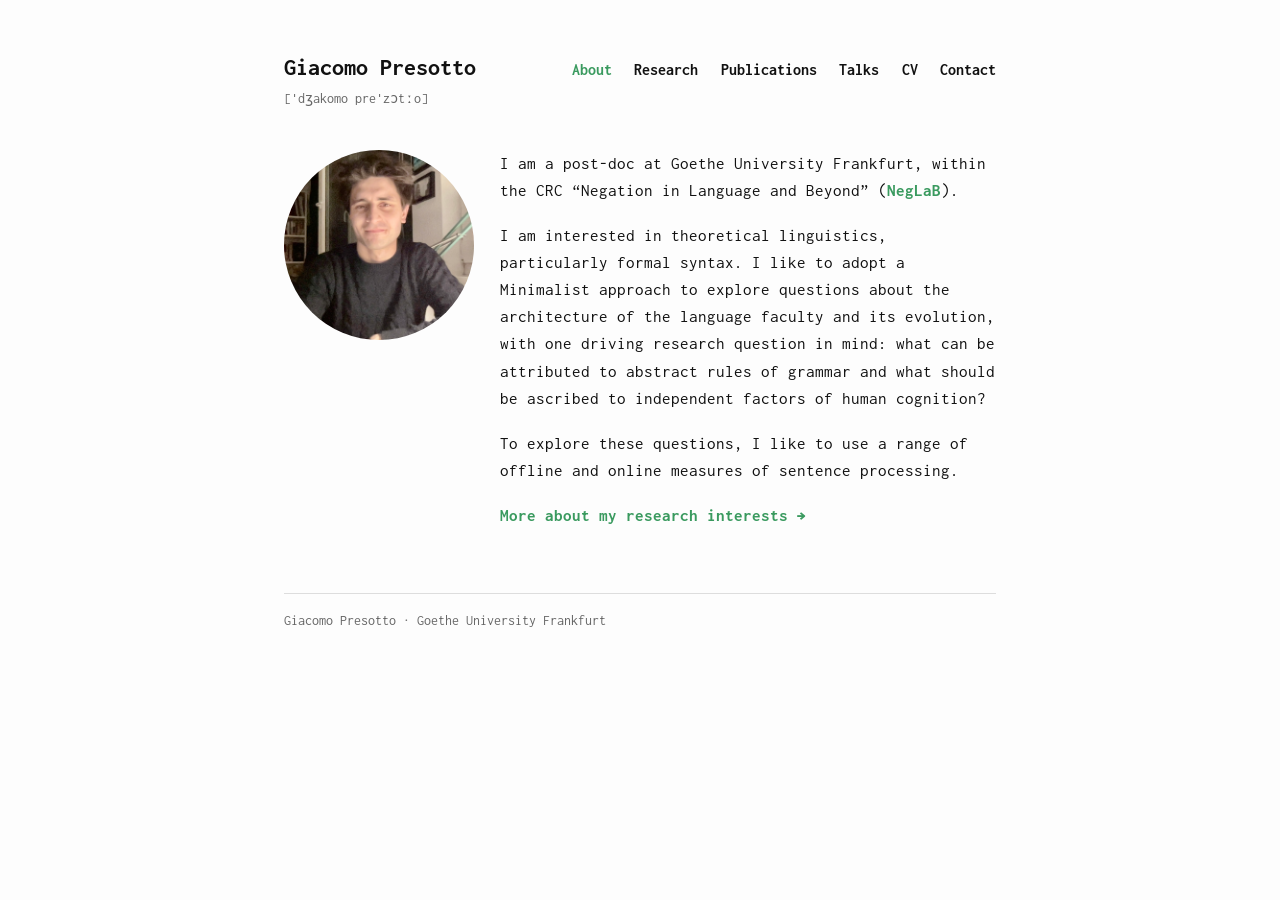
<file: index.html>
<!DOCTYPE html>
<html lang="en">
<head>
<meta charset="UTF-8">
<title>Giacomo Presotto</title>
<meta name="description" content="Giacomo Presotto — postdoctoral researcher in formal syntax at Goethe University Frankfurt. Research on locality, negative concord, and sentence processing.">
<meta name="viewport" content="width=device-width, initial-scale=1">
<link rel="stylesheet" href="style.css?v=5">
<link rel="icon" type="image/png" href="assets/favicon.png">
</head>
<body>
<div class="wrap">

<header class="site-header">
  <div class="title-block">
    <span class="site-title"><a href="index.html">Giacomo Presotto</a></span>
    <p class="ipa">[ˈdʒakomo preˈzɔtːo]</p>
  </div>
  <nav class="site-nav">
    <a href="index.html" class="active">About</a>
    <a href="research.html">Research</a>
    <a href="publications.html">Publications</a>
    <a href="talks.html">Talks</a>
    <a href="cv.html">CV</a>
    <a href="contact.html">Contact</a>
  </nav>
</header>

<main>
  <div class="about-body">
  <img src="assets/photo.jpg" alt="Giacomo Presotto" class="profile-photo">
  <div class="about-text">

  <p>I am a post-doc at Goethe University Frankfurt, within the CRC &ldquo;Negation in Language and Beyond&rdquo; (<a href="https://www.neglab.de/" target="_blank" rel="noopener">NegLaB</a>).</p>

  <p>I am interested in theoretical linguistics, particularly formal syntax. I like to adopt a Minimalist approach to explore questions about the architecture of the language faculty and its evolution, with one driving research question in mind: what can be attributed to abstract rules of grammar and what should be ascribed to independent factors of human cognition?</p>

  <p>To explore these questions, I like to use a range of offline and online measures of sentence processing.</p>

  <p class="research-link"><a href="research.html">More about my <span class="link-tail">research interests &rarr;</span></a></p>
  </div>
  </div>
</main>

<footer class="site-footer">
  <p>Giacomo Presotto &middot; Goethe University Frankfurt</p>
</footer>

</div>
</body>
</html>
</file>
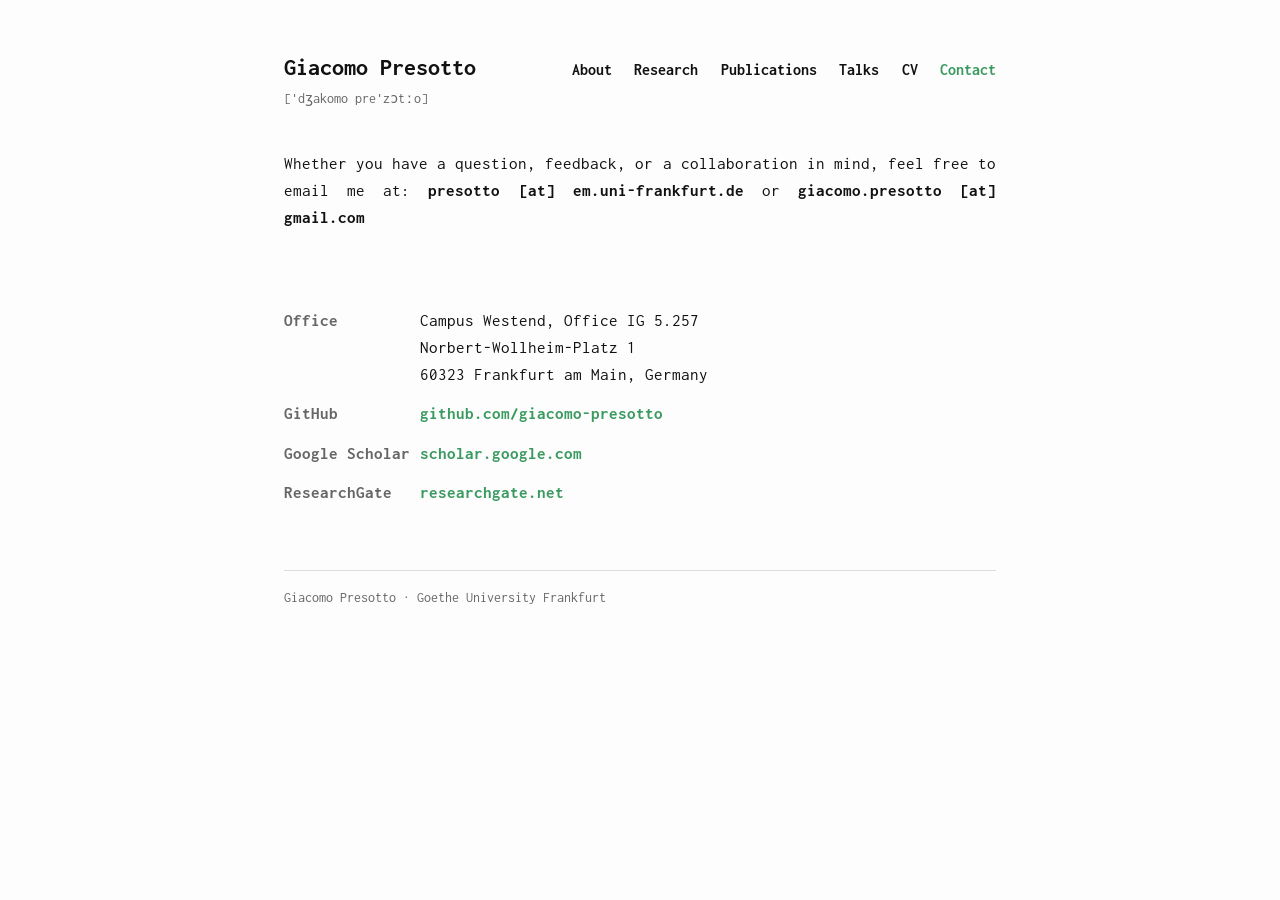
<file: contact.html>
<!DOCTYPE html>
<html lang="en">
<head>
<meta charset="UTF-8">
<title>Contact — Giacomo Presotto</title>
<meta name="description" content="Contact details for Giacomo Presotto, postdoctoral researcher at Goethe University Frankfurt.">
<meta name="viewport" content="width=device-width, initial-scale=1">
<link rel="stylesheet" href="style.css?v=5">
<link rel="icon" type="image/png" href="assets/favicon.png">
</head>
<body>
<div class="wrap">

<header class="site-header">
  <div class="title-block">
    <span class="site-title"><a href="index.html">Giacomo Presotto</a></span>
    <p class="ipa">[ˈdʒakomo preˈzɔtːo]</p>
  </div>
  <nav class="site-nav">
    <a href="index.html">About</a>
    <a href="research.html">Research</a>
    <a href="publications.html">Publications</a>
    <a href="talks.html">Talks</a>
    <a href="cv.html">CV</a>
    <a href="contact.html" class="active">Contact</a>
  </nav>
</header>

<main>
  <p class="contact-intro">Whether you have a question, feedback, or a collaboration in mind, feel free to email me at: <strong class="email">presotto [at] em.uni-frankfurt.de</strong> or <strong class="email">giacomo.presotto [at] gmail.com</strong></p>
  <dl class="contact-list">
    <div class="contact-row">
      <dt>Office</dt>
      <dd>Campus Westend, Office IG 5.257<br>Norbert-Wollheim-Platz 1<br>60323 Frankfurt am Main, Germany</dd>
    </div>
    <div class="contact-row">
      <dt>GitHub</dt>
      <dd><a href="https://github.com/giacomo-presotto" target="_blank" rel="noopener">github.com/giacomo-presotto</a></dd>
    </div>
    <div class="contact-row">
      <dt>Google Scholar</dt>
      <dd><a href="https://scholar.google.com/citations?user=iL3fjtkAAAAJ&hl=en" target="_blank" rel="noopener">scholar.google.com</a></dd>
    </div>
    <div class="contact-row">
      <dt>ResearchGate</dt>
      <dd><a href="https://www.researchgate.net/profile/Giacomo-Presotto" target="_blank" rel="noopener">researchgate.net</a></dd>
    </div>
  </dl>
</main>

<footer class="site-footer">
  <p>Giacomo Presotto &middot; Goethe University Frankfurt</p>
</footer>

</div>
</body>
</html>
</file>
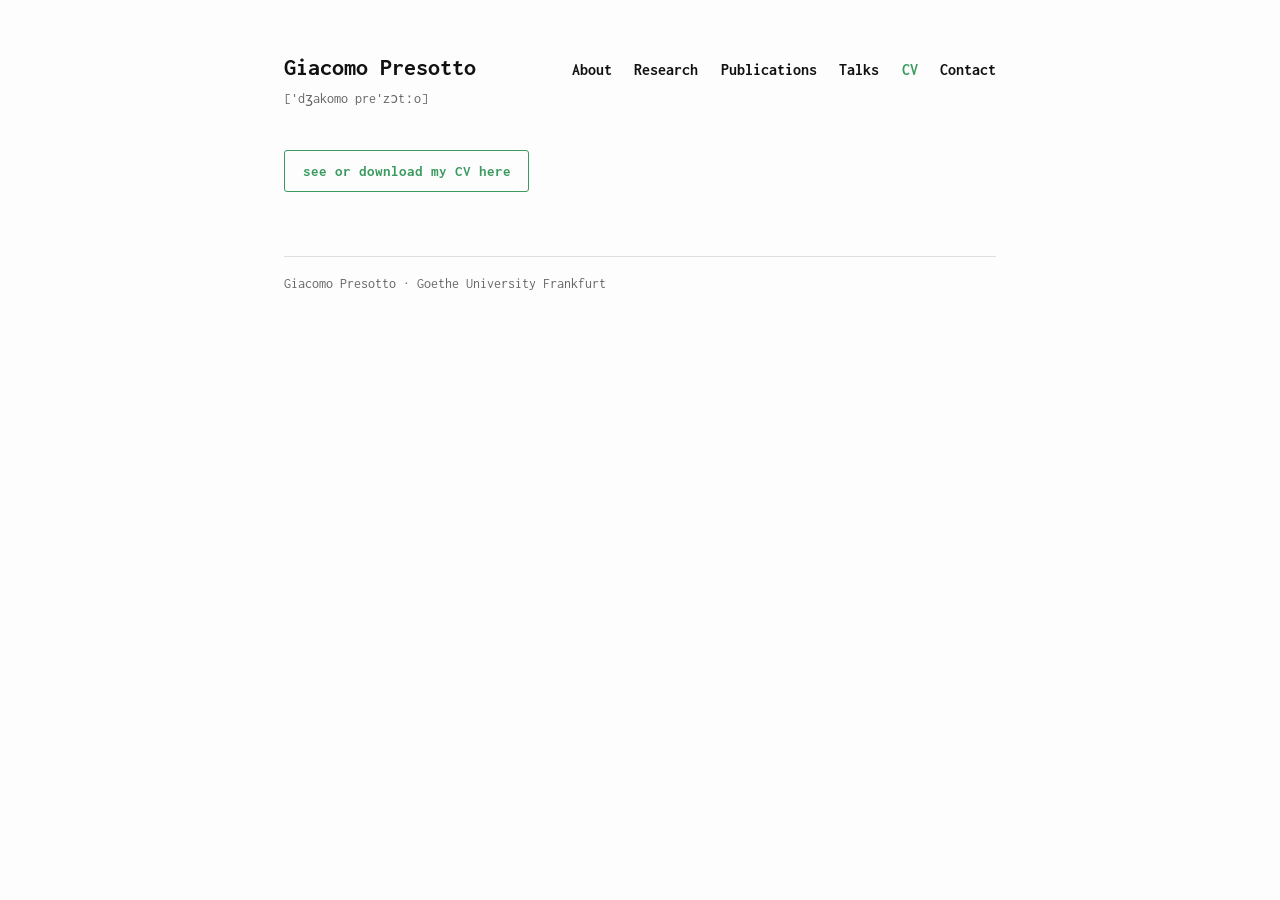
<file: cv.html>
<!DOCTYPE html>
<html lang="en">
<head>
<meta charset="UTF-8">
<title>CV — Giacomo Presotto</title>
<meta name="description" content="Curriculum vitae of Giacomo Presotto, postdoctoral researcher in formal syntax at Goethe University Frankfurt.">
<meta name="viewport" content="width=device-width, initial-scale=1">
<link rel="stylesheet" href="style.css?v=5">
<link rel="icon" type="image/png" href="assets/favicon.png">
</head>
<body>
<div class="wrap">

<header class="site-header">
  <div class="title-block">
    <span class="site-title"><a href="index.html">Giacomo Presotto</a></span>
    <p class="ipa">[ˈdʒakomo preˈzɔtːo]</p>
  </div>
  <nav class="site-nav">
    <a href="index.html">About</a>
    <a href="research.html">Research</a>
    <a href="publications.html">Publications</a>
    <a href="talks.html">Talks</a>
    <a href="cv.html" class="active">CV</a>
    <a href="contact.html">Contact</a>
  </nav>
</header>

<main>
  <p><a class="cv-button" href="assets/cv.pdf" target="_blank" rel="noopener">see or download my CV here</a></p>
</main>

<footer class="site-footer">
  <p>Giacomo Presotto &middot; Goethe University Frankfurt</p>
</footer>

</div>
</body>
</html>
</file>
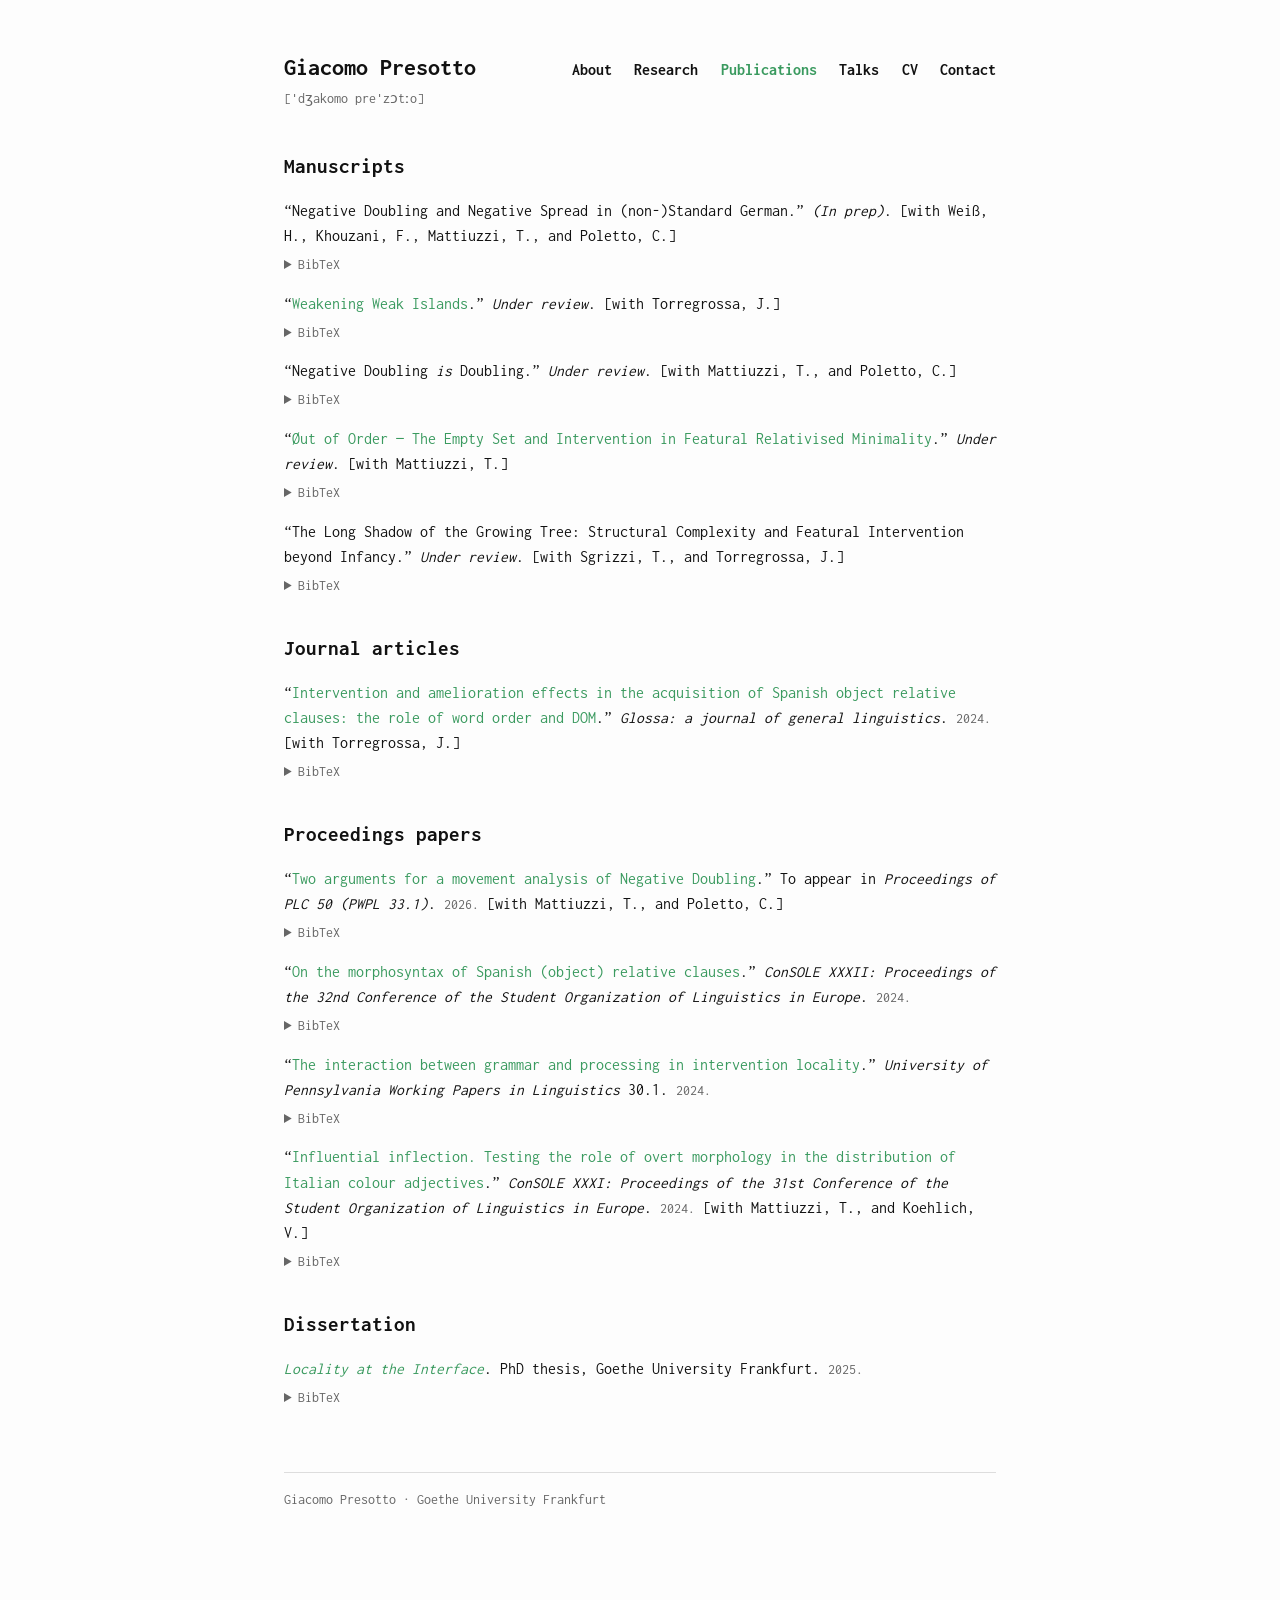
<file: publications.html>
<!DOCTYPE html>
<html lang="en">
<head>
<meta charset="UTF-8">
<title>Publications — Giacomo Presotto</title>
<meta name="description" content="Publications by Giacomo Presotto: journal articles, proceedings papers, and PhD dissertation on formal syntax, locality, and negative concord.">
<meta name="viewport" content="width=device-width, initial-scale=1">
<link rel="stylesheet" href="style.css?v=5">
<link rel="icon" type="image/png" href="assets/favicon.png">
</head>
<body>
<div class="wrap">

<header class="site-header">
  <div class="title-block">
    <span class="site-title"><a href="index.html">Giacomo Presotto</a></span>
    <p class="ipa">[ˈdʒakomo preˈzɔtːo]</p>
  </div>
  <nav class="site-nav">
    <a href="index.html">About</a>
    <a href="research.html">Research</a>
    <a href="publications.html" class="active">Publications</a>
    <a href="talks.html">Talks</a>
    <a href="cv.html">CV</a>
    <a href="contact.html">Contact</a>
  </nav>
</header>

<main>

<h2>Manuscripts</h2>
<ul class="pub-list">

  <li>
    &ldquo;Negative Doubling and Negative Spread in (non-)Standard German.&rdquo; <em>(In prep)</em>. [with Weiß, H., Khouzani, F., Mattiuzzi, T., and Poletto, C.]
    <details class="bibtex">
      <summary>BibTeX</summary>
      <pre>@unpublished{Weißetalinprep,
  title = {Negative Doubling and Negative Spread in (non-)Standard German},
  author = {Weiß, Helmut and Khouzani, Farbod and Presotto, Giacomo and Mattiuzzi, Tommaso and Poletto, Cecilia},
  note = {In preparation}
}</pre>
    </details>
  </li>

  <li>
    &ldquo;<a href="https://ling.auf.net/lingbuzz/010473" target="_blank" rel="noopener">Weakening Weak Islands</a>.&rdquo; <em>Under review</em>. [with Torregrossa, J.]
    <details class="bibtex">
      <summary>BibTeX</summary>
      <pre>@unpublished{PresottoTorregrossa2026,
  title = {Weakening Weak Islands},
  author = {Presotto, Giacomo and Torregrossa, Jacopo},
  year = {2026},
  note = {Manuscript, LingBuzz},
  url = {https://ling.auf.net/lingbuzz/010473}
}</pre>
    </details>
  </li>

  <li>
    &ldquo;Negative Doubling <em>is</em> Doubling.&rdquo; <em>Under review</em>. [with Mattiuzzi, T., and Poletto, C.]
    <details class="bibtex">
      <summary>BibTeX</summary>
      <pre>@unpublished{PresottoMattiuzziPolettoUnderReview,
  title = {Negative Doubling is doubling},
  author = {Presotto, Giacomo and Mattiuzzi, Tommaso and Poletto, Cecilia},
  note = {Under review}
}</pre>
    </details>
  </li>

  <li>
    &ldquo;<a href="https://ling.auf.net/lingbuzz/010163?_s=wrv5S9gM1NsIwXsL&amp;_k=pJ8zfkkzEHB_dmYi" target="_blank" rel="noopener">&Oslash;ut of Order &mdash; The Empty Set and Intervention in Featural Relativised Minimality</a>.&rdquo; <em>Under review</em>. [with Mattiuzzi, T.]
    <details class="bibtex">
      <summary>BibTeX</summary>
      <pre>@unpublished{PresottoMattiuzzi2025,
  title = {{\O}ut of Order -- The Empty Set and Intervention in Featural Relativised Minimality},
  author = {Presotto, Giacomo and Mattiuzzi, Tommaso},
  year = {2025},
  note = {Manuscript, LingBuzz}
}</pre>
    </details>
  </li>
  <li>
    &ldquo;The Long Shadow of the Growing Tree: Structural Complexity and Featural Intervention beyond Infancy.&rdquo; <em>Under review</em>. [with Sgrizzi, T., and Torregrossa, J.]
    <details class="bibtex">
      <summary>BibTeX</summary>
      <pre>@unpublished{SgrizziPresottoTorregrossaUnderReview,
  title = {The Long Shadow of the Growing Tree: Structural Complexity and Featural Intervention beyond Infancy},
  author = {Sgrizzi, Tommaso and Presotto, Giacomo and Torregrossa, Jacopo},
  note = {Under review}
}</pre>
    </details>
  </li>
</ul>

<h2>Journal articles</h2>
<ul class="pub-list">
  <li>
    &ldquo;<a href="https://www.glossa-journal.org/article/id/11254/" target="_blank" rel="noopener">Intervention and amelioration effects in the acquisition of Spanish object relative clauses: the role of word order and DOM</a>.&rdquo; <em>Glossa: a journal of general linguistics</em>. <span class="pub-year">2024.</span> [with Torregrossa, J.]
    <details class="bibtex">
      <summary>BibTeX</summary>
      <pre>@article{PresottoTorregrossa2024,
  title = {Intervention and amelioration effects in the acquisition of Spanish object relative clauses: the role of word order and DOM},
  author = {Presotto, Giacomo and Torregrossa, Jacopo},
  year = {2024},
  journal = {Glossa: a journal of general linguistics}
}</pre>
    </details>
  </li>
</ul>

<h2>Proceedings papers</h2>
<ul class="pub-list">
  <li>
    &ldquo;<a href="https://ling.auf.net/lingbuzz/010212" target="_blank" rel="noopener">Two arguments for a movement analysis of Negative Doubling</a>.&rdquo; To appear in <em>Proceedings of PLC 50 (PWPL 33.1)</em>. <span class="pub-year">2026.</span> [with Mattiuzzi, T., and Poletto, C.]
    <details class="bibtex">
      <summary>BibTeX</summary>
      <pre>@unpublished{MattiuzziPresottoPoletto2026,
  title = {Two arguments for a movement analysis of Negative Doubling},
  author = {Mattiuzzi, Tommaso and Presotto, Giacomo and Poletto, Cecilia},
  year = {2026},
  note = {Manuscript, LingBuzz},
  url = {https://ling.auf.net/lingbuzz/010212}
}</pre>
    </details>
  </li>
  <li>
    &ldquo;<a href="https://ling.auf.net/lingbuzz/008686" target="_blank" rel="noopener">On the morphosyntax of Spanish (object) relative clauses</a>.&rdquo; <em>ConSOLE XXXII: Proceedings of the 32nd Conference of the Student Organization of Linguistics in Europe</em>. <span class="pub-year">2024.</span>
    <details class="bibtex">
      <summary>BibTeX</summary>
      <pre>@article{Presotto2024console,
  title = {On the morphosyntax of Spanish (object) relative clauses},
  author = {Presotto, Giacomo},
  year = {2024},
  journal = {ConSOLE XXXII: Proceedings of the 32nd Conference of the Student Organization of Linguistics in Europe}
}</pre>
    </details>
  </li>
  <li>
    &ldquo;<a href="https://ling.auf.net/lingbuzz/007702" target="_blank" rel="noopener">The interaction between grammar and processing in intervention locality</a>.&rdquo; <em>University of Pennsylvania Working Papers in Linguistics</em> 30.1. <span class="pub-year">2024.</span>
    <details class="bibtex">
      <summary>BibTeX</summary>
      <pre>@article{Presotto2024penn,
  title = {The interaction between grammar and processing in intervention locality},
  author = {Presotto, Giacomo},
  year = {2024},
  journal = {University of Pennsylvania Working Papers in Linguistics},
  volume = {30.1}
}</pre>
    </details>
  </li>
  <li>
    &ldquo;<a href="https://www.researchgate.net/publication/377872476_Influential_inflection_Testing_the_role_of_overt_morphology_in_the_distribution_of_Italian_colour_adjectives" target="_blank" rel="noopener">Influential inflection. Testing the role of overt morphology in the distribution of Italian colour adjectives</a>.&rdquo; <em>ConSOLE XXXI: Proceedings of the 31st Conference of the Student Organization of Linguistics in Europe</em>. <span class="pub-year">2024.</span> [with Mattiuzzi, T., and Koehlich, V.]
    <details class="bibtex">
      <summary>BibTeX</summary>
      <pre>@article{MattiuzziPresottoKoehlich2024,
  title = {Influential inflection. Testing the role of overt morphology in the distribution of Italian colour adjectives},
  author = {Mattiuzzi, Tommaso and Presotto, Giacomo and Koehlich, Viktor},
  year = {2024},
  journal = {ConSOLE XXXI: Proceedings of the 31st Conference of the Student Organization of Linguistics in Europe}
}</pre>
    </details>
  </li>
</ul>

<h2>Dissertation</h2>
<ul class="pub-list">
  <li>
    <em><a href="https://ling.auf.net/lingbuzz/010206?_s=rOSSIpiIGuD2dty6&amp;_k=FTyq3sd_fEkFzCm7" target="_blank" rel="noopener">Locality at the Interface</a></em>. PhD thesis, Goethe University Frankfurt. <span class="pub-year">2025.</span>
    <details class="bibtex">
      <summary>BibTeX</summary>
      <pre>@phdthesis{Presotto2025,
  title = {Locality at the Interface},
  author = {Presotto, Giacomo},
  year = {2025},
  school = {Goethe University Frankfurt},
  url = {https://ling.auf.net/lingbuzz/010206}
}</pre>
    </details>
  </li>
</ul>

</main>

<footer class="site-footer">
  <p>Giacomo Presotto &middot; Goethe University Frankfurt</p>
</footer>

</div>
</body>
</html>
</file>
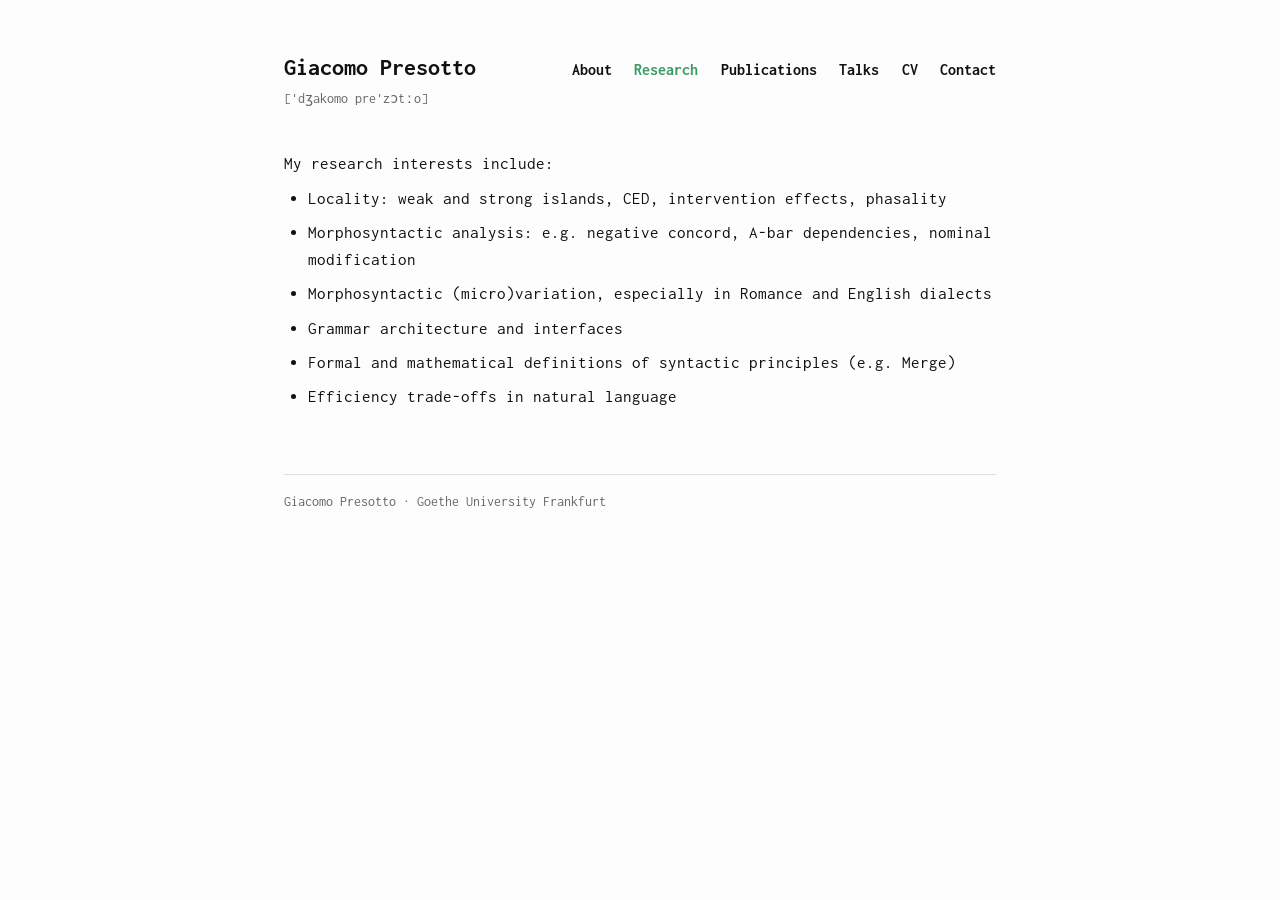
<file: research.html>
<!DOCTYPE html>
<html lang="en">
<head>
<meta charset="UTF-8">
<title>Research — Giacomo Presotto</title>
<meta name="description" content="Research interests of Giacomo Presotto in formal syntax, syntactic locality, morphosyntax, grammar architecture, Merge, and language efficiency.">
<meta name="viewport" content="width=device-width, initial-scale=1">
<link rel="stylesheet" href="style.css?v=5">
<link rel="icon" type="image/png" href="assets/favicon.png">
</head>
<body>
<div class="wrap">

<header class="site-header">
  <div class="title-block">
    <span class="site-title"><a href="index.html">Giacomo Presotto</a></span>
    <p class="ipa">[ˈdʒakomo preˈzɔtːo]</p>
  </div>
  <nav class="site-nav">
    <a href="index.html">About</a>
    <a href="research.html" class="active">Research</a>
    <a href="publications.html">Publications</a>
    <a href="talks.html">Talks</a>
    <a href="cv.html">CV</a>
    <a href="contact.html">Contact</a>
  </nav>
</header>

<main>
  <p class="research-intro">My research interests include:</p>
  <ul class="research-list">
    <li>Locality: weak and strong islands, CED, intervention effects, phasality</li>
    <li>Morphosyntactic analysis: e.g. negative concord, A-bar dependencies, nominal modification</li>
    <li>Morphosyntactic (micro)variation, especially in Romance and English dialects</li>
    <li>Grammar architecture and interfaces</li>
    <li>Formal and mathematical definitions of syntactic principles (e.g. Merge)</li>
    <li>Efficiency trade-offs in natural language</li>
  </ul>
</main>

<footer class="site-footer">
  <p>Giacomo Presotto &middot; Goethe University Frankfurt</p>
</footer>

</div>
</body>
</html>
</file>
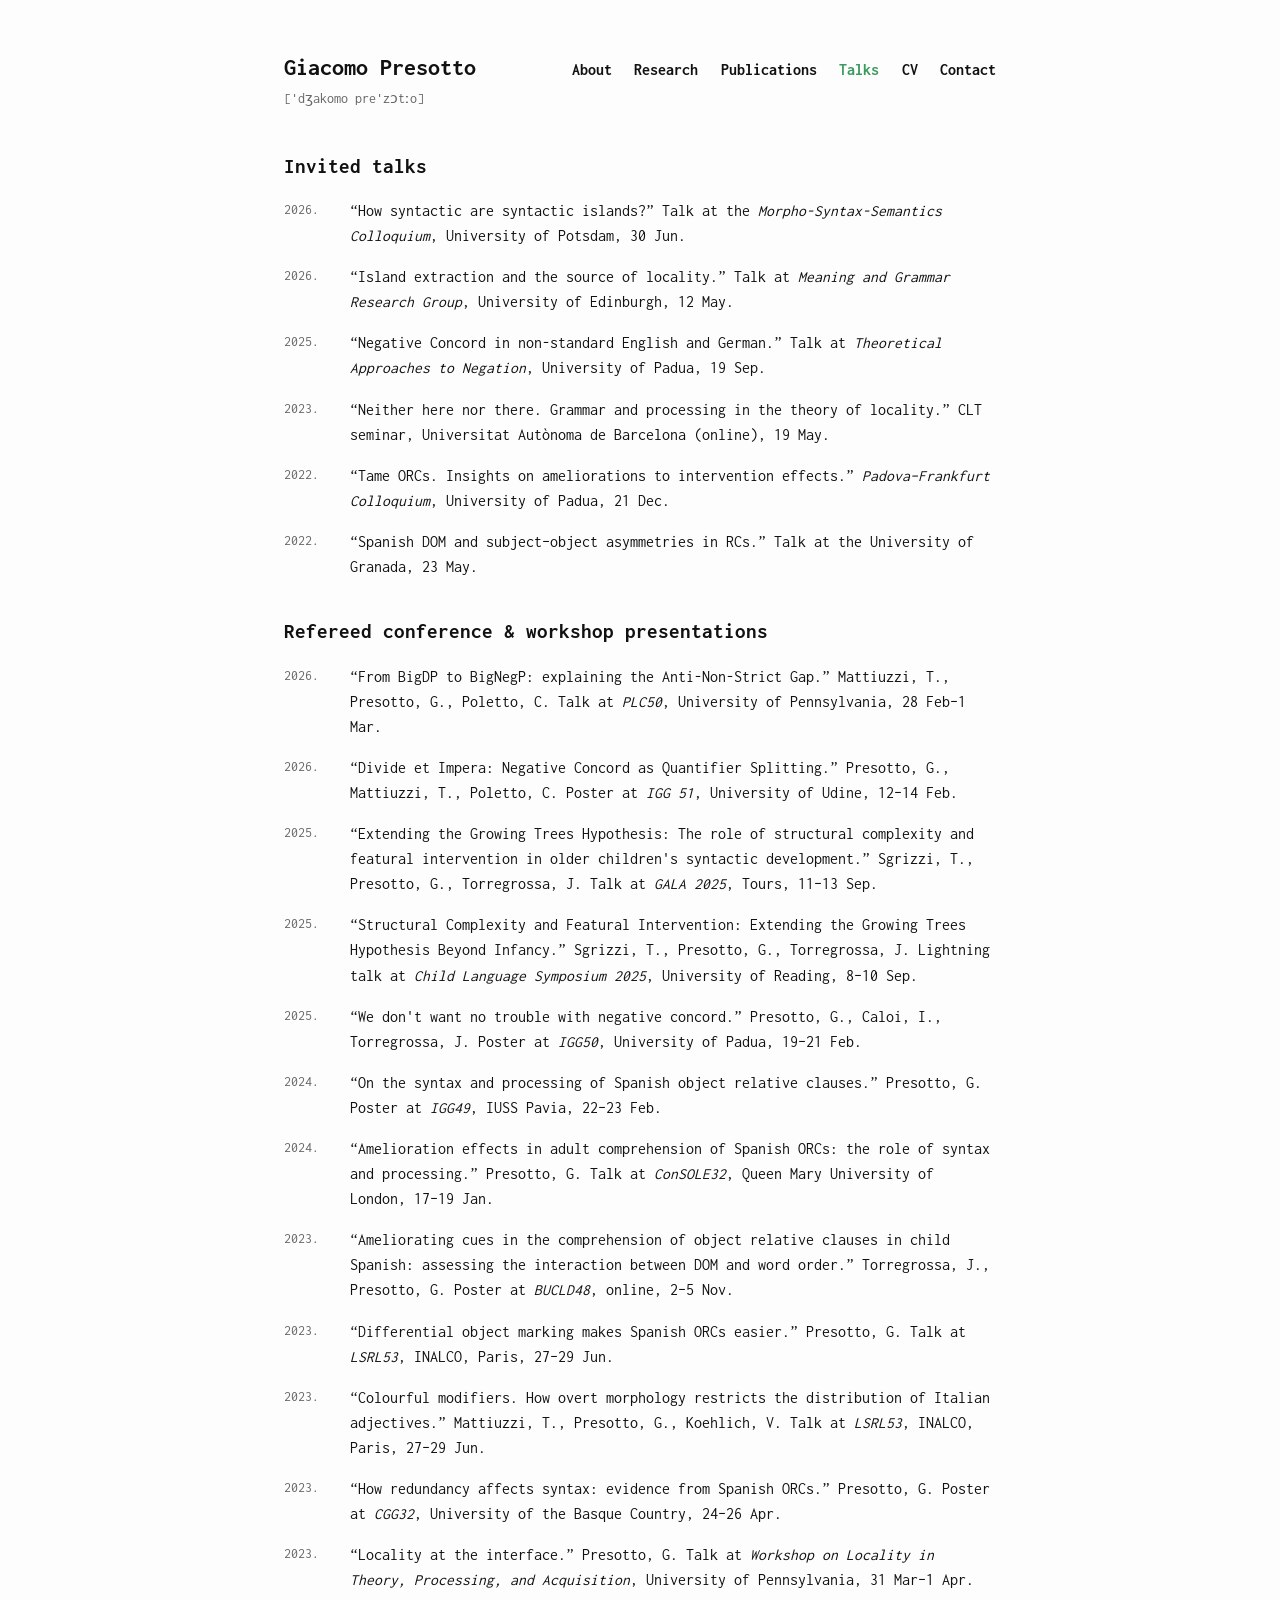
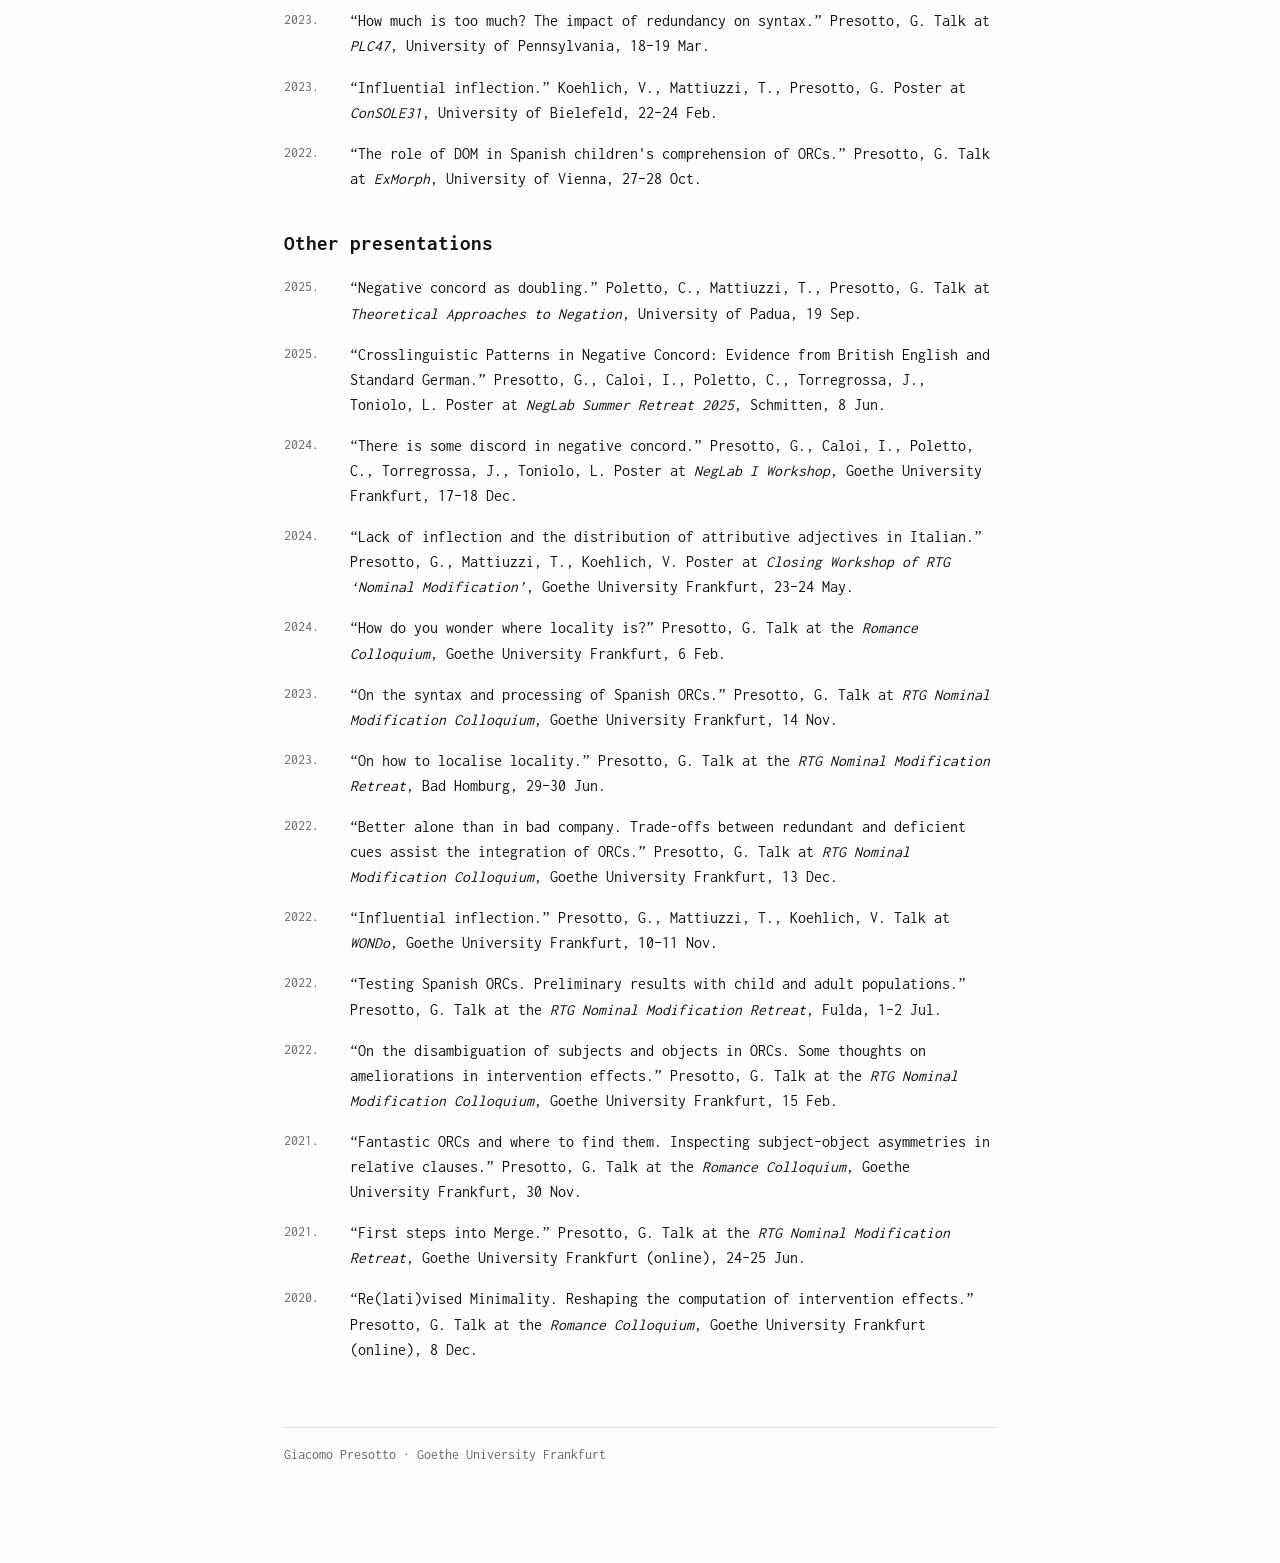
<file: talks.html>
<!DOCTYPE html>
<html lang="en">
<head>
<meta charset="UTF-8">
<title>Talks &amp; Presentations — Giacomo Presotto</title>
<meta name="description" content="Talks and conference presentations by Giacomo Presotto on formal syntax, locality, and negative concord.">
<meta name="viewport" content="width=device-width, initial-scale=1">
<link rel="stylesheet" href="style.css?v=5">
<link rel="icon" type="image/png" href="assets/favicon.png">
</head>
<body>
<div class="wrap">

<header class="site-header">
  <div class="title-block">
    <span class="site-title"><a href="index.html">Giacomo Presotto</a></span>
    <p class="ipa">[ˈdʒakomo preˈzɔtːo]</p>
  </div>
  <nav class="site-nav">
    <a href="index.html">About</a>
    <a href="research.html">Research</a>
    <a href="publications.html">Publications</a>
    <a href="talks.html" class="active">Talks</a>
    <a href="cv.html">CV</a>
    <a href="contact.html">Contact</a>
  </nav>
</header>

<main>

<h2>Invited talks</h2>
<ul class="pub-list talks-list">
  <li><span class="pub-year talk-year">2026.</span><span class="talk-entry">&ldquo;How syntactic are syntactic islands?&rdquo; Talk at the <em>Morpho-Syntax-Semantics Colloquium</em>, University of Potsdam, 30 Jun.</span></li>
  <li><span class="pub-year talk-year">2026.</span><span class="talk-entry">&ldquo;Island extraction and the source of locality.&rdquo; Talk at <em>Meaning and Grammar Research Group</em>, University of Edinburgh, 12 May.</span></li>
  <li><span class="pub-year talk-year">2025.</span><span class="talk-entry">&ldquo;Negative Concord in non-standard English and German.&rdquo; Talk at <em>Theoretical Approaches to Negation</em>, University of Padua, 19 Sep.</span></li>
  <li><span class="pub-year talk-year">2023.</span><span class="talk-entry">&ldquo;Neither here nor there. Grammar and processing in the theory of locality.&rdquo; CLT seminar, Universitat Aut&ograve;noma de Barcelona (online), 19 May.</span></li>
  <li><span class="pub-year talk-year">2022.</span><span class="talk-entry">&ldquo;Tame ORCs. Insights on ameliorations to intervention effects.&rdquo; <em>Padova&ndash;Frankfurt Colloquium</em>, University of Padua, 21 Dec.</span></li>
  <li><span class="pub-year talk-year">2022.</span><span class="talk-entry">&ldquo;Spanish DOM and subject&ndash;object asymmetries in RCs.&rdquo; Talk at the University of Granada, 23 May.</span></li>
</ul>

<h2>Refereed conference &amp; workshop presentations</h2>
<ul class="pub-list talks-list">
  <li><span class="pub-year talk-year">2026.</span><span class="talk-entry">&ldquo;From BigDP to BigNegP: explaining the Anti-Non-Strict Gap.&rdquo; Mattiuzzi, T., Presotto, G., Poletto, C. Talk at <em>PLC50</em>, University of Pennsylvania, 28 Feb&ndash;1 Mar.</span></li>
  <li><span class="pub-year talk-year">2026.</span><span class="talk-entry">&ldquo;Divide et Impera: Negative Concord as Quantifier Splitting.&rdquo; Presotto, G., Mattiuzzi, T., Poletto, C. Poster at <em>IGG 51</em>, University of Udine, 12&ndash;14 Feb.</span></li>
  <li><span class="pub-year talk-year">2025.</span><span class="talk-entry">&ldquo;Extending the Growing Trees Hypothesis: The role of structural complexity and featural intervention in older children's syntactic development.&rdquo; Sgrizzi, T., Presotto, G., Torregrossa, J. Talk at <em>GALA 2025</em>, Tours, 11&ndash;13 Sep.</span></li>
  <li><span class="pub-year talk-year">2025.</span><span class="talk-entry">&ldquo;Structural Complexity and Featural Intervention: Extending the Growing Trees Hypothesis Beyond Infancy.&rdquo; Sgrizzi, T., Presotto, G., Torregrossa, J. Lightning talk at <em>Child Language Symposium 2025</em>, University of Reading, 8&ndash;10 Sep.</span></li>
  <li><span class="pub-year talk-year">2025.</span><span class="talk-entry">&ldquo;We don't want no trouble with negative concord.&rdquo; Presotto, G., Caloi, I., Torregrossa, J. Poster at <em>IGG50</em>, University of Padua, 19&ndash;21 Feb.</span></li>
  <li><span class="pub-year talk-year">2024.</span><span class="talk-entry">&ldquo;On the syntax and processing of Spanish object relative clauses.&rdquo; Presotto, G. Poster at <em>IGG49</em>, IUSS Pavia, 22&ndash;23 Feb.</span></li>
  <li><span class="pub-year talk-year">2024.</span><span class="talk-entry">&ldquo;Amelioration effects in adult comprehension of Spanish ORCs: the role of syntax and processing.&rdquo; Presotto, G. Talk at <em>ConSOLE32</em>, Queen Mary University of London, 17&ndash;19 Jan.</span></li>
  <li><span class="pub-year talk-year">2023.</span><span class="talk-entry">&ldquo;Ameliorating cues in the comprehension of object relative clauses in child Spanish: assessing the interaction between DOM and word order.&rdquo; Torregrossa, J., Presotto, G. Poster at <em>BUCLD48</em>, online, 2&ndash;5 Nov.</span></li>
  <li><span class="pub-year talk-year">2023.</span><span class="talk-entry">&ldquo;Differential object marking makes Spanish ORCs easier.&rdquo; Presotto, G. Talk at <em>LSRL53</em>, INALCO, Paris, 27&ndash;29 Jun.</span></li>
  <li><span class="pub-year talk-year">2023.</span><span class="talk-entry">&ldquo;Colourful modifiers. How overt morphology restricts the distribution of Italian adjectives.&rdquo; Mattiuzzi, T., Presotto, G., Koehlich, V. Talk at <em>LSRL53</em>, INALCO, Paris, 27&ndash;29 Jun.</span></li>
  <li><span class="pub-year talk-year">2023.</span><span class="talk-entry">&ldquo;How redundancy affects syntax: evidence from Spanish ORCs.&rdquo; Presotto, G. Poster at <em>CGG32</em>, University of the Basque Country, 24&ndash;26 Apr.</span></li>
  <li><span class="pub-year talk-year">2023.</span><span class="talk-entry">&ldquo;Locality at the interface.&rdquo; Presotto, G. Talk at <em>Workshop on Locality in Theory, Processing, and Acquisition</em>, University of Pennsylvania, 31 Mar&ndash;1 Apr.</span></li>
  <li><span class="pub-year talk-year">2023.</span><span class="talk-entry">&ldquo;How much is too much? The impact of redundancy on syntax.&rdquo; Presotto, G. Talk at <em>PLC47</em>, University of Pennsylvania, 18&ndash;19 Mar.</span></li>
  <li><span class="pub-year talk-year">2023.</span><span class="talk-entry">&ldquo;Influential inflection.&rdquo; Koehlich, V., Mattiuzzi, T., Presotto, G. Poster at <em>ConSOLE31</em>, University of Bielefeld, 22&ndash;24 Feb.</span></li>
  <li><span class="pub-year talk-year">2022.</span><span class="talk-entry">&ldquo;The role of DOM in Spanish children's comprehension of ORCs.&rdquo; Presotto, G. Talk at <em>ExMorph</em>, University of Vienna, 27&ndash;28 Oct.</span></li>
</ul>

<h2>Other presentations</h2>
<ul class="pub-list talks-list">
  <li><span class="pub-year talk-year">2025.</span><span class="talk-entry">&ldquo;Negative concord as doubling.&rdquo; Poletto, C., Mattiuzzi, T., Presotto, G. Talk at <em>Theoretical Approaches to Negation</em>, University of Padua, 19 Sep.</span></li>
  <li><span class="pub-year talk-year">2025.</span><span class="talk-entry">&ldquo;Crosslinguistic Patterns in Negative Concord: Evidence from British English and Standard German.&rdquo; Presotto, G., Caloi, I., Poletto, C., Torregrossa, J., Toniolo, L. Poster at <em>NegLab Summer Retreat 2025</em>, Schmitten, 8 Jun.</span></li>
  <li><span class="pub-year talk-year">2024.</span><span class="talk-entry">&ldquo;There is some discord in negative concord.&rdquo; Presotto, G., Caloi, I., Poletto, C., Torregrossa, J., Toniolo, L. Poster at <em>NegLab I Workshop</em>, Goethe University Frankfurt, 17&ndash;18 Dec.</span></li>
  <li><span class="pub-year talk-year">2024.</span><span class="talk-entry">&ldquo;Lack of inflection and the distribution of attributive adjectives in Italian.&rdquo; Presotto, G., Mattiuzzi, T., Koehlich, V. Poster at <em>Closing Workshop of RTG &lsquo;Nominal Modification&rsquo;</em>, Goethe University Frankfurt, 23&ndash;24 May.</span></li>
  <li><span class="pub-year talk-year">2024.</span><span class="talk-entry">&ldquo;How do you wonder where locality is?&rdquo; Presotto, G. Talk at the <em>Romance Colloquium</em>, Goethe University Frankfurt, 6 Feb.</span></li>
  <li><span class="pub-year talk-year">2023.</span><span class="talk-entry">&ldquo;On the syntax and processing of Spanish ORCs.&rdquo; Presotto, G. Talk at <em>RTG Nominal Modification Colloquium</em>, Goethe University Frankfurt, 14 Nov.</span></li>
  <li><span class="pub-year talk-year">2023.</span><span class="talk-entry">&ldquo;On how to localise locality.&rdquo; Presotto, G. Talk at the <em>RTG Nominal Modification Retreat</em>, Bad Homburg, 29&ndash;30 Jun.</span></li>
  <li><span class="pub-year talk-year">2022.</span><span class="talk-entry">&ldquo;Better alone than in bad company. Trade-offs between redundant and deficient cues assist the integration of ORCs.&rdquo; Presotto, G. Talk at <em>RTG Nominal Modification Colloquium</em>, Goethe University Frankfurt, 13 Dec.</span></li>
  <li><span class="pub-year talk-year">2022.</span><span class="talk-entry">&ldquo;Influential inflection.&rdquo; Presotto, G., Mattiuzzi, T., Koehlich, V. Talk at <em>WONDo</em>, Goethe University Frankfurt, 10&ndash;11 Nov.</span></li>
  <li><span class="pub-year talk-year">2022.</span><span class="talk-entry">&ldquo;Testing Spanish ORCs. Preliminary results with child and adult populations.&rdquo; Presotto, G. Talk at the <em>RTG Nominal Modification Retreat</em>, Fulda, 1&ndash;2 Jul.</span></li>
  <li><span class="pub-year talk-year">2022.</span><span class="talk-entry">&ldquo;On the disambiguation of subjects and objects in ORCs. Some thoughts on ameliorations in intervention effects.&rdquo; Presotto, G. Talk at the <em>RTG Nominal Modification Colloquium</em>, Goethe University Frankfurt, 15 Feb.</span></li>
  <li><span class="pub-year talk-year">2021.</span><span class="talk-entry">&ldquo;Fantastic ORCs and where to find them. Inspecting subject&ndash;object asymmetries in relative clauses.&rdquo; Presotto, G. Talk at the <em>Romance Colloquium</em>, Goethe University Frankfurt, 30 Nov.</span></li>
  <li><span class="pub-year talk-year">2021.</span><span class="talk-entry">&ldquo;First steps into Merge.&rdquo; Presotto, G. Talk at the <em>RTG Nominal Modification Retreat</em>, Goethe University Frankfurt (online), 24&ndash;25 Jun.</span></li>
  <li><span class="pub-year talk-year">2020.</span><span class="talk-entry">&ldquo;Re(lati)vised Minimality. Reshaping the computation of intervention effects.&rdquo; Presotto, G. Talk at the <em>Romance Colloquium</em>, Goethe University Frankfurt (online), 8 Dec.</span></li>
</ul>

</main>

<footer class="site-footer">
  <p>Giacomo Presotto &middot; Goethe University Frankfurt</p>
</footer>

</div>
</body>
</html>
</file>
<file: style.css>
/* Academic site — Inconsolata monospace style, inspired by stanislaozompi.net */

@import url('https://fonts.googleapis.com/css2?family=Inconsolata:wght@400;600;700&display=swap');

:root {
  --max-width: 760px;
  --text: #111;
  --muted: #666;
  --accent: #3a9a5f;
  --border: #ddd;
  --bg: #fdfdfd;
}

* { box-sizing: border-box; }

body {
  margin: 0;
  font-family: 'Inconsolata', 'Courier New', monospace;
  color: var(--text);
  background: var(--bg);
  line-height: 1.6;
  font-size: 17px;
}

.wrap {
  max-width: var(--max-width);
  margin: 0 auto;
  padding: 3rem 1.5rem 5rem;
}

header.site-header {
  display: flex;
  justify-content: space-between;
  align-items: baseline;
  flex-wrap: wrap;
  gap: 0.8rem;
  margin-bottom: 2.5rem;
}

header.site-header .site-title {
  font-size: 1.5rem;
  font-weight: 700;
}

header.site-header .site-title a {
  color: var(--text);
  text-decoration: none;
}

.title-block {
  display: flex;
  flex-direction: column;
  gap: 0.1rem;
}

.ipa {
  color: var(--muted);
  font-size: 0.85rem;
  margin: 0;
}

nav.site-nav {
  display: flex;
  gap: 1.4rem;
  font-size: 0.98rem;
}

nav.site-nav a {
  color: var(--text);
  text-decoration: none;
}

nav.site-nav a:hover,
nav.site-nav a.active {
  color: var(--accent);
}

.subtitle {
  color: var(--muted);
  font-size: 0.98rem;
  margin: 0 0 1.2rem 0;
  width: 100%;
}

h1.page-title {
  font-size: 2.2rem;
  font-weight: 700;
  margin: 0 0 1.6rem 0;
}

h2 {
  font-size: 1.3rem;
  font-weight: 700;
  margin: 2.2rem 0 1rem 0;
}

h3 {
  font-size: 1.05rem;
  font-weight: 700;
  margin: 1.6rem 0 0.6rem 0;
}

p {
  margin: 0 0 1.1rem 0;
  text-align: justify;
}

.profile-photo {
  width: 190px;
  height: 190px;
  border-radius: 50%;
  object-fit: cover;
  flex-shrink: 0;
}

.about-body {
  display: flex;
  align-items: flex-start;
  gap: 1.6rem;
}

.about-text {
  flex: 1;
  min-width: 0;
}

.about-text p {
  text-align: left;
}

.research-link {
  margin-top: 0.2rem;
  margin-bottom: 0;
}

.research-link .link-tail {
  white-space: nowrap;
}

.research-intro {
  margin-bottom: 0.5rem;
  text-align: left;
}

.research-list {
  margin: 0;
  padding-left: 1.5rem;
}

.research-list li {
  margin-bottom: 7px;
}

.research-list li:last-child {
  margin-bottom: 0;
}

a {
  color: var(--accent);
  text-decoration: none;
  font-weight: 700;
}

.pub-list a {
  font-weight: 400;
}

a:hover { text-decoration: underline; }

ul.pub-list {
  list-style: none;
  margin: 0 0 1rem 0;
  padding: 0;
}

ul.pub-list li {
  margin-bottom: 1rem;
  font-size: 0.98rem;
  text-align: left;
}

.pub-year {
  color: var(--muted);
  font-size: 0.9em;
}

ul.talks-list li {
  display: grid;
  grid-template-columns: 3.4rem minmax(0, 1fr);
  column-gap: 0.75rem;
  align-items: start;
}

.talk-year {
  display: block;
  white-space: nowrap;
}

.talk-entry {
  min-width: 0;
}

.bibtex {
  margin-top: 0.3rem;
}

.bibtex summary {
  cursor: pointer;
  color: var(--muted);
  font-size: 0.85rem;
  user-select: none;
}

.bibtex summary:hover {
  color: var(--accent);
}

.bibtex pre {
  background: #f4f4f4;
  border: 1px solid var(--border);
  padding: 0.7rem;
  font-size: 0.8rem;
  overflow-x: auto;
  margin: 0.4rem 0 0 0;
  white-space: pre-wrap;
}

.contact-intro {
  margin-bottom: 2cm;
}

.contact-list {
  margin: 0;
}

.contact-row {
  display: flex;
  align-items: baseline;
  margin-bottom: 0.75rem;
}

.contact-row dt {
  color: var(--muted);
  font-weight: 700;
  min-width: 8em;
  flex-shrink: 0;
}

.contact-row dd {
  margin: 0;
}

.contact-row .email {
  display: block;
}

.contact-intro .email {
  font-weight: 700;
  color: var(--text);
}

footer.site-footer {
  margin-top: 4rem;
  padding-top: 1rem;
  border-top: 1px solid var(--border);
  color: var(--muted);
  font-size: 0.85rem;
}

.cv-button {
  display: inline-block;
  border: 1px solid var(--accent);
  color: var(--accent);
  padding: 0.5rem 1.1rem;
  text-decoration: none;
  font-size: 0.95rem;
  border-radius: 3px;
}

.cv-button:hover {
  background: var(--accent);
  color: #fff;
  text-decoration: none;
}

@media (max-width: 600px) {
  .wrap {
    padding-top: 2rem;
  }

  header.site-header {
    margin-bottom: 2rem;
  }

  nav.site-nav {
    gap: 0.65rem 1.1rem;
    flex-wrap: wrap;
  }

  .about-body {
    flex-direction: column;
    align-items: center;
    gap: 1.5rem;
  }

  .profile-photo {
    width: 155px;
    height: 155px;
  }

  .about-text p {
    text-align: left;
  }

  ul.talks-list li {
    grid-template-columns: 3rem minmax(0, 1fr);
    column-gap: 0.55rem;
  }
}
</file>
